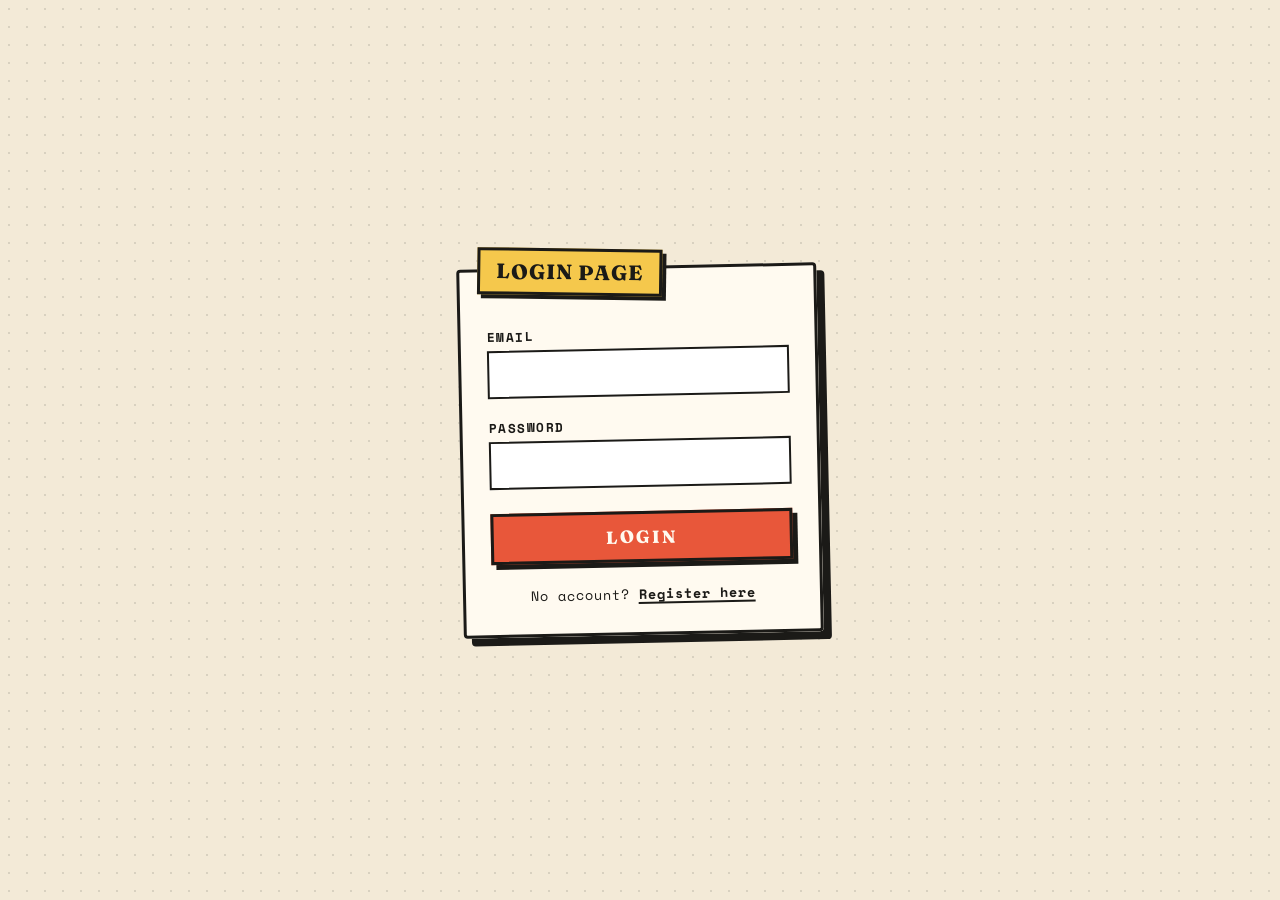
<file: les tp dev web/pratique/index.html>
<!DOCTYPE html>
<html>
<head>
    <meta charset="UTF-8">
    <meta name="viewport" content="width=device-width, initial-scale=1">
    <title>Login</title>
    <link rel="stylesheet" href="style.css">
</head>
<body>
    <fieldset class="f1">
        <fieldset class="f2">
            <div class="login">
                <p>LOGIN PAGE</p>
            </div>
        </fieldset>
        <form action="login.php" method="post">
            <fieldset>
                <div class="fields">
                    <p class="text">Email</p>
                    <input type="email" name="email" required>
                    <p class="text">Password</p>
                    <input type="password" name="password" required>
                    <button type="submit" class="b1">login</button>
                </div>
            </fieldset>
        </form>
    
        <p class="switch">
            No account? <a href="register.html">Register here</a>
        </p>
    </fieldset>
</body>
</html>
</file>
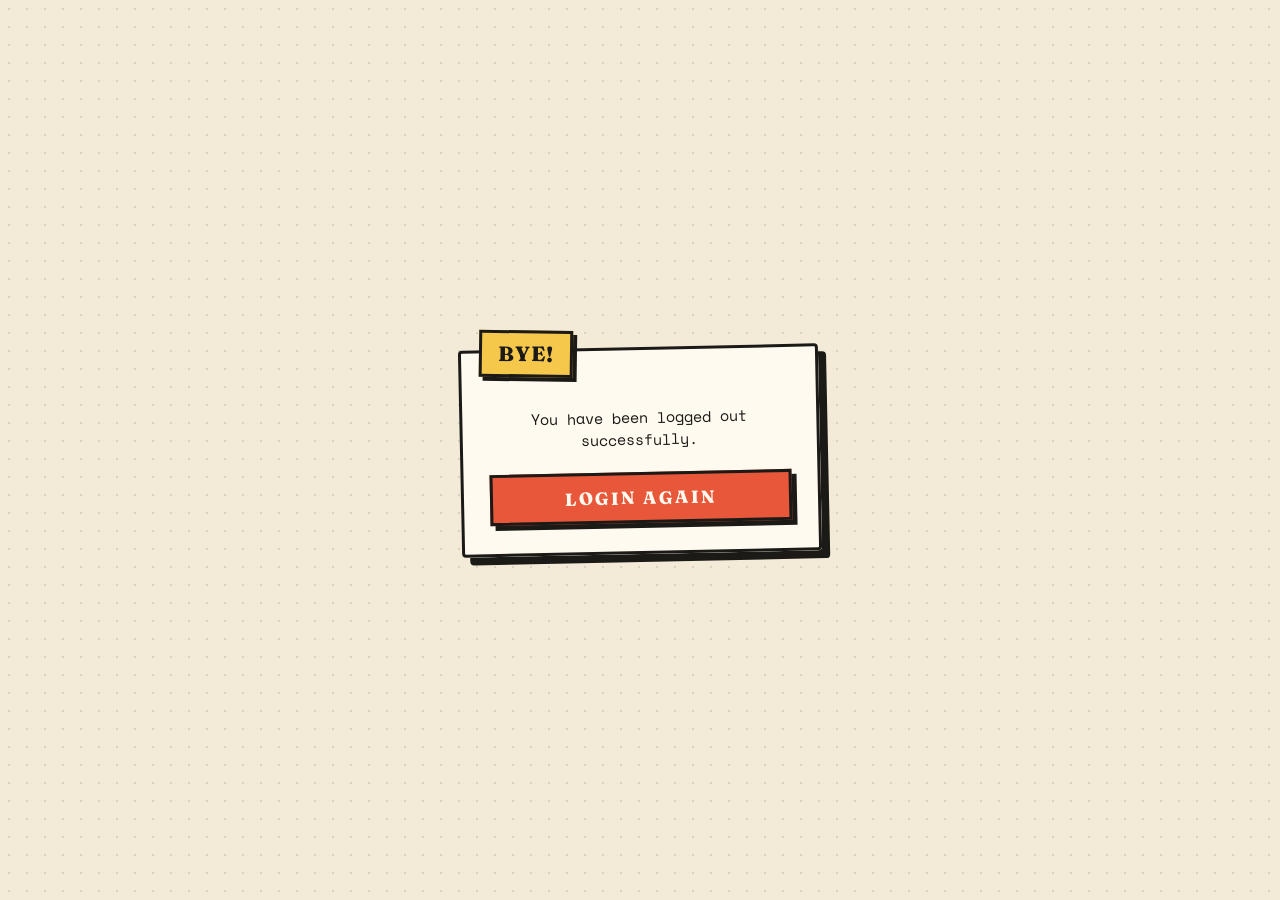
<file: les tp dev web/pratique/logout.html>
<!DOCTYPE html>
<html>
<head>
    <meta charset="UTF-8">
    <meta name="viewport" content="width=device-width, initial-scale=1">
    <title>Logged out</title>
    <link rel="stylesheet" href="style.css">
</head>
<body>
    <fieldset class="f1">
        <fieldset class="f2">
            <div class="login">
                <p>BYE!</p>
            </div>
        </fieldset>

        <p class="msg">You have been logged out successfully.</p>
        <a href="index.html" class="b1 link-btn">login again</a>
    </fieldset>
</body>
</html>
</file>
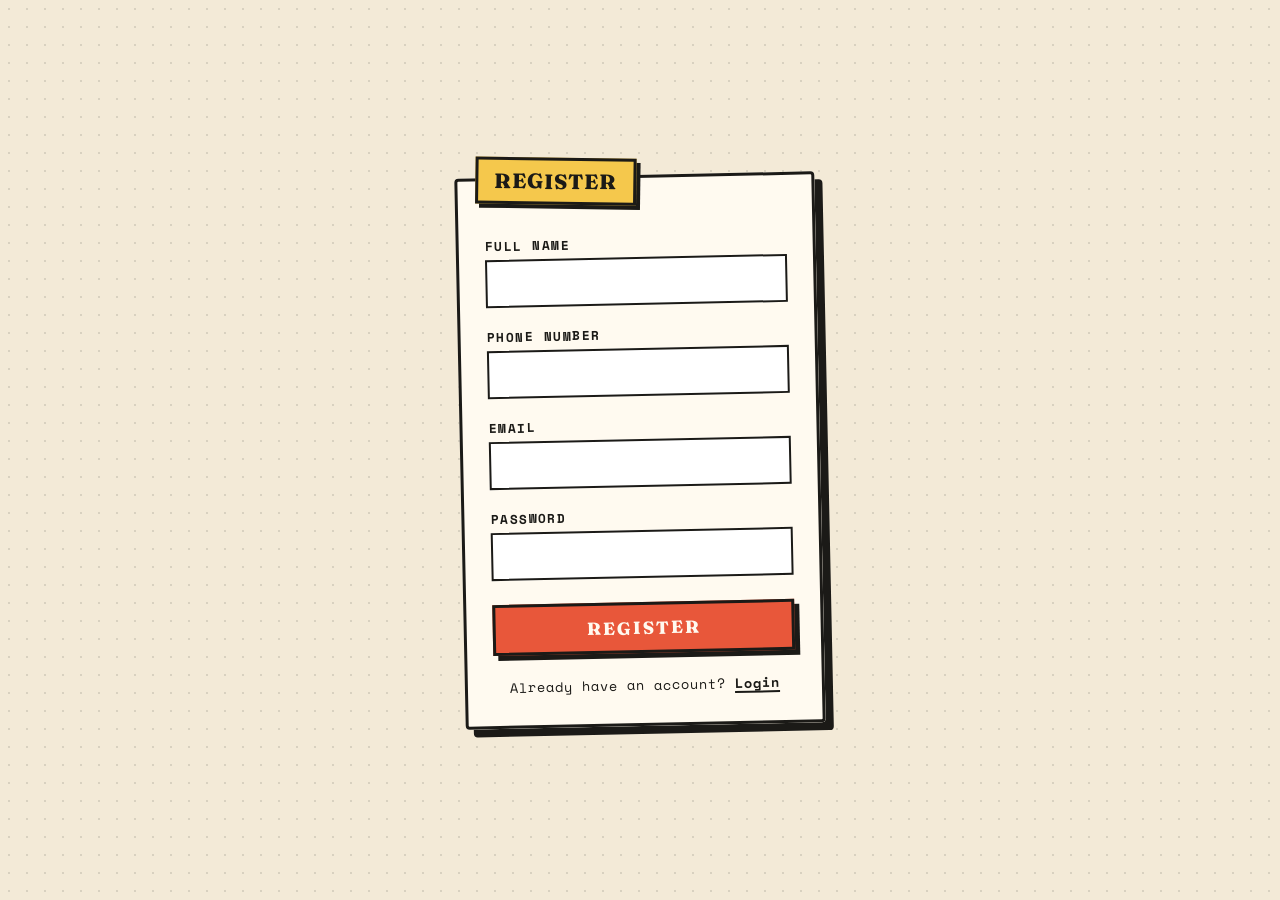
<file: les tp dev web/pratique/register.html>
<!DOCTYPE html>
<html>
<head>
    <title>Register</title>
    <link rel="stylesheet" href="style.css">
</head>
<body>
    <fieldset class="f1">
        <fieldset class="f2">
            <div class="login">
                <p>REGISTER</p>
            </div>
        </fieldset>
        <form action="register.php" method="post">
            <fieldset>
                <div class="fields">
                    <p class="text">Full name</p>
                    <input type="text" name="full_name" required>
                    <p class="text">Phone number</p>
                    <input type="tel" name="phone" required>
                    <p class="text">Email</p>
                    <input type="email" name="email" required>
                    <p class="text">Password</p>
                    <input type="password" name="password" required>
                    <button type="submit" class="b1">register</button>
                </div>
            </fieldset>
        </form>

        <p class="switch">
            Already have an account? <a href="index.html">Login</a>
        </p>
    </fieldset>
</body>
</html>
</file>
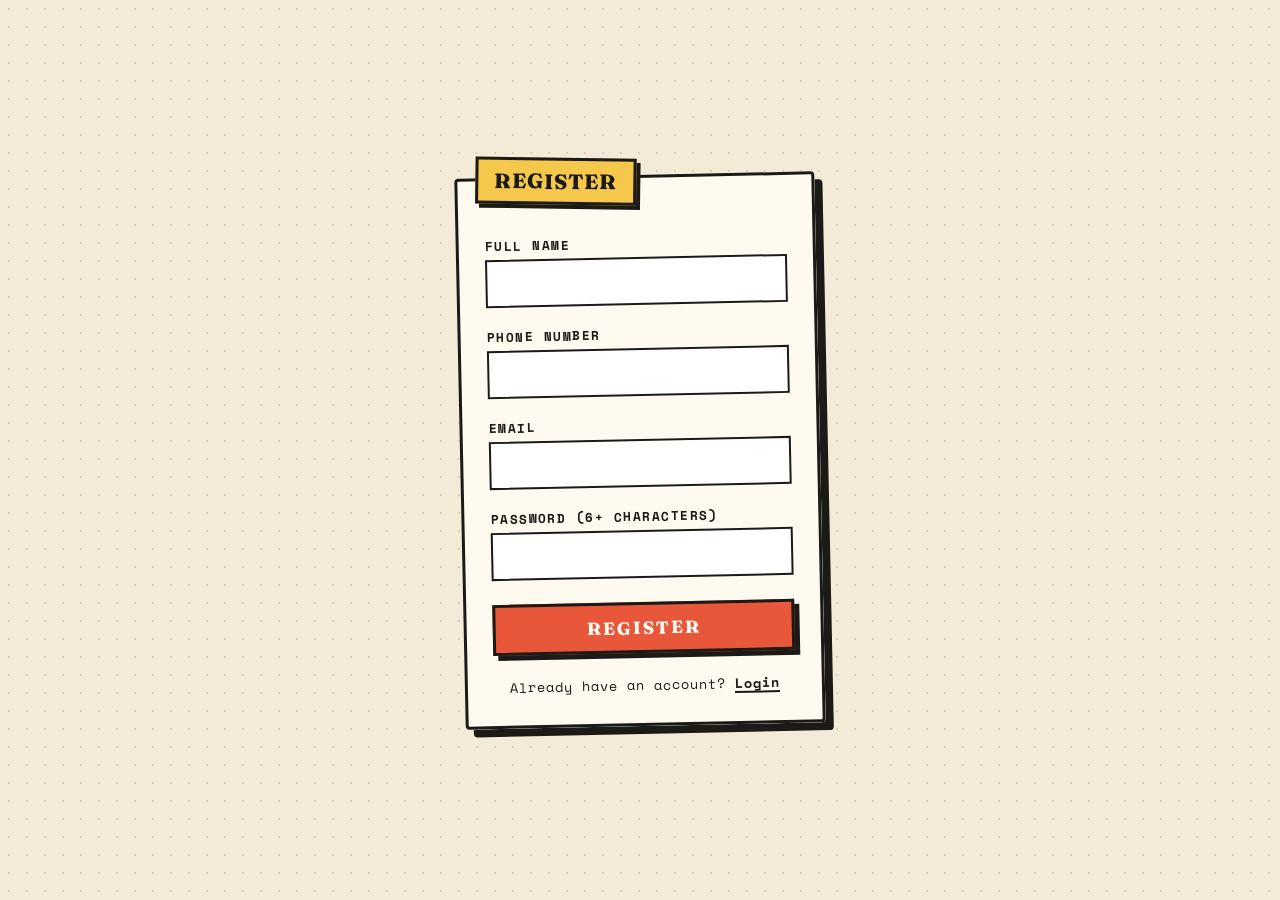
<file: les tp web/www/register.html>
<!DOCTYPE html>
<html>
<head>
    <meta charset="UTF-8">
    <meta name="viewport" content="width=device-width, initial-scale=1">
    <title>Register</title>
    <link rel="stylesheet" href="style.css">
</head>
<body>
    <fieldset class="f1">
        <fieldset class="f2">
            <div class="login">
                <p>REGISTER</p>
            </div>
        </fieldset>

        <form action="register.php" method="post">
            <fieldset>
                <div class="fields">
                    <p class="text">Full name</p>
                    <input type="text" name="full_name" required>
                    <p class="text">Phone number</p>
                    <input type="tel" name="phone" required>
                    <p class="text">Email</p>
                    <input type="email" name="email" required>
                    <p class="text">Password (6+ characters)</p>
                    <input type="password" name="password" minlength="6" required>
                    <button type="submit" class="b1">register</button>
                </div>
            </fieldset>
        </form>

        <p class="switch">
            Already have an account? <a href="index.html">Login</a>
        </p>
    </fieldset>
</body>
</html>
</file>
<file: les tp dev web/pratique/style.css>
@import url("https://fonts.googleapis.com/css2?family=Space+Mono:wght@400;700&family=Fraunces:opsz,wght@9..144,800&display=swap");

* {
    box-sizing: border-box;
    margin: 0;
    padding: 0;
}

:root {
    --paper: #f3ead7;
    --ink: #1b1a17;
    --tomato: #e8573a;
    --butter: #f5c84c;
}

body {
    min-height: 100vh;
    display: flex;
    justify-content: center;
    align-items: center;
    padding: 40px 20px;
    font-family: "Space Mono", "Courier New", monospace;
    color: var(--ink);
    background-color: var(--paper);
    background-image: radial-gradient(rgba(27, 26, 23, 0.12) 1px, transparent 1px);
    background-size: 18px 18px;
}

.f1 {
    position: relative;
    width: 100%;
    max-width: 360px;
    padding: 56px 26px 28px;
    border: 3px solid var(--ink);
    border-radius: 4px;
    background: #fffaf0;
    box-shadow: 8px 8px 0 var(--ink);
    transform: rotate(-1.2deg);
}

.f1 fieldset {
    border: none;
}

.f2 {
    position: absolute;
    top: -22px;
    left: 18px;
    transform: rotate(2deg);
}

.login p {
    padding: 8px 16px;
    border: 3px solid var(--ink);
    background: var(--butter);
    box-shadow: 4px 4px 0 var(--ink);
    font-family: "Fraunces", Georgia, serif;
    font-size: 1.3rem;
    font-weight: 800;
    text-transform: uppercase;
    letter-spacing: 1px;
}

.fields {
    display: flex;
    flex-direction: column;
}

.text {
    margin-bottom: 4px;
    font-size: 0.8rem;
    font-weight: 700;
    text-transform: uppercase;
    letter-spacing: 1.5px;
}

input {
    width: 100%;
    padding: 10px 12px;
    margin-bottom: 20px;
    border: 2px solid var(--ink);
    border-radius: 0;
    background: #fff;
    font-family: inherit;
    font-size: 1rem;
    color: var(--ink);
    outline: none;
}

input:focus {
    background: #fff6d6;
    box-shadow: 4px 4px 0 var(--ink);
    transform: translate(-2px, -2px);
}

.b1 {
    width: 100%;
    padding: 12px;
    margin-top: 4px;
    border: 3px solid var(--ink);
    background: var(--tomato);
    color: #fffaf0;
    font-family: "Fraunces", Georgia, serif;
    font-size: 1.1rem;
    font-weight: 800;
    text-transform: uppercase;
    letter-spacing: 2px;
    cursor: pointer;
    box-shadow: 5px 5px 0 var(--ink);
    transition: transform 0.08s, box-shadow 0.08s;
}

.b1:hover {
    transform: translate(-2px, -2px);
    box-shadow: 7px 7px 0 var(--ink);
}

.b1:active {
    transform: translate(5px, 5px);
    box-shadow: 0 0 0 var(--ink);
}

.switch {
    margin-top: 22px;
    text-align: center;
    font-size: 0.85rem;
}

.switch a {
    color: var(--ink);
    font-weight: 700;
    text-decoration: underline;
    text-decoration-thickness: 2px;
    text-underline-offset: 3px;
}

.switch a:hover {
    background: var(--butter);
}

.msg {
    margin-bottom: 22px;
    text-align: center;
    font-size: 0.95rem;
}

.link-btn {
    display: block;
    text-align: center;
    text-decoration: none;
}
</file>
<file: les tp web/www/style.css>
@import url("https://fonts.googleapis.com/css2?family=Space+Mono:wght@400;700&family=Fraunces:opsz,wght@9..144,800&display=swap");

* {
    box-sizing: border-box;
    margin: 0;
    padding: 0;
}

:root {
    --paper: #f3ead7;
    --ink: #1b1a17;
    --tomato: #e8573a;
    --butter: #f5c84c;
}

body {
    min-height: 100vh;
    display: flex;
    justify-content: center;
    align-items: center;
    padding: 40px 20px;
    font-family: "Space Mono", "Courier New", monospace;
    color: var(--ink);
    background-color: var(--paper);
    background-image: radial-gradient(rgba(27, 26, 23, 0.12) 1px, transparent 1px);
    background-size: 18px 18px;
}

.f1 {
    position: relative;
    width: 100%;
    max-width: 360px;
    padding: 56px 26px 28px;
    border: 3px solid var(--ink);
    border-radius: 4px;
    background: #fffaf0;
    box-shadow: 8px 8px 0 var(--ink);
    transform: rotate(-1.2deg);
}

.f1 fieldset {
    border: none;
}

.f2 {
    position: absolute;
    top: -22px;
    left: 18px;
    transform: rotate(2deg);
}

.login p {
    padding: 8px 16px;
    border: 3px solid var(--ink);
    background: var(--butter);
    box-shadow: 4px 4px 0 var(--ink);
    font-family: "Fraunces", Georgia, serif;
    font-size: 1.3rem;
    font-weight: 800;
    text-transform: uppercase;
    letter-spacing: 1px;
}

.fields {
    display: flex;
    flex-direction: column;
}

.text {
    margin-bottom: 4px;
    font-size: 0.8rem;
    font-weight: 700;
    text-transform: uppercase;
    letter-spacing: 1.5px;
}

input {
    width: 100%;
    padding: 10px 12px;
    margin-bottom: 20px;
    border: 2px solid var(--ink);
    border-radius: 0;
    background: #fff;
    font-family: inherit;
    font-size: 1rem;
    color: var(--ink);
    outline: none;
}

input:focus {
    background: #fff6d6;
    box-shadow: 4px 4px 0 var(--ink);
    transform: translate(-2px, -2px);
}

.b1 {
    width: 100%;
    padding: 12px;
    margin-top: 4px;
    border: 3px solid var(--ink);
    background: var(--tomato);
    color: #fffaf0;
    font-family: "Fraunces", Georgia, serif;
    font-size: 1.1rem;
    font-weight: 800;
    text-transform: uppercase;
    letter-spacing: 2px;
    cursor: pointer;
    box-shadow: 5px 5px 0 var(--ink);
    transition: transform 0.08s, box-shadow 0.08s;
}

.b1:hover {
    transform: translate(-2px, -2px);
    box-shadow: 7px 7px 0 var(--ink);
}

.b1:active {
    transform: translate(5px, 5px);
    box-shadow: 0 0 0 var(--ink);
}

.switch {
    margin-top: 22px;
    text-align: center;
    font-size: 0.85rem;
}

.switch a {
    color: var(--ink);
    font-weight: 700;
    text-decoration: underline;
    text-decoration-thickness: 2px;
    text-underline-offset: 3px;
}

.switch a:hover {
    background: var(--butter);
}

.msg {
    margin-bottom: 22px;
    text-align: center;
    font-size: 0.95rem;
}

.link-btn {
    display: block;
    text-align: center;
    text-decoration: none;
}
</file>
